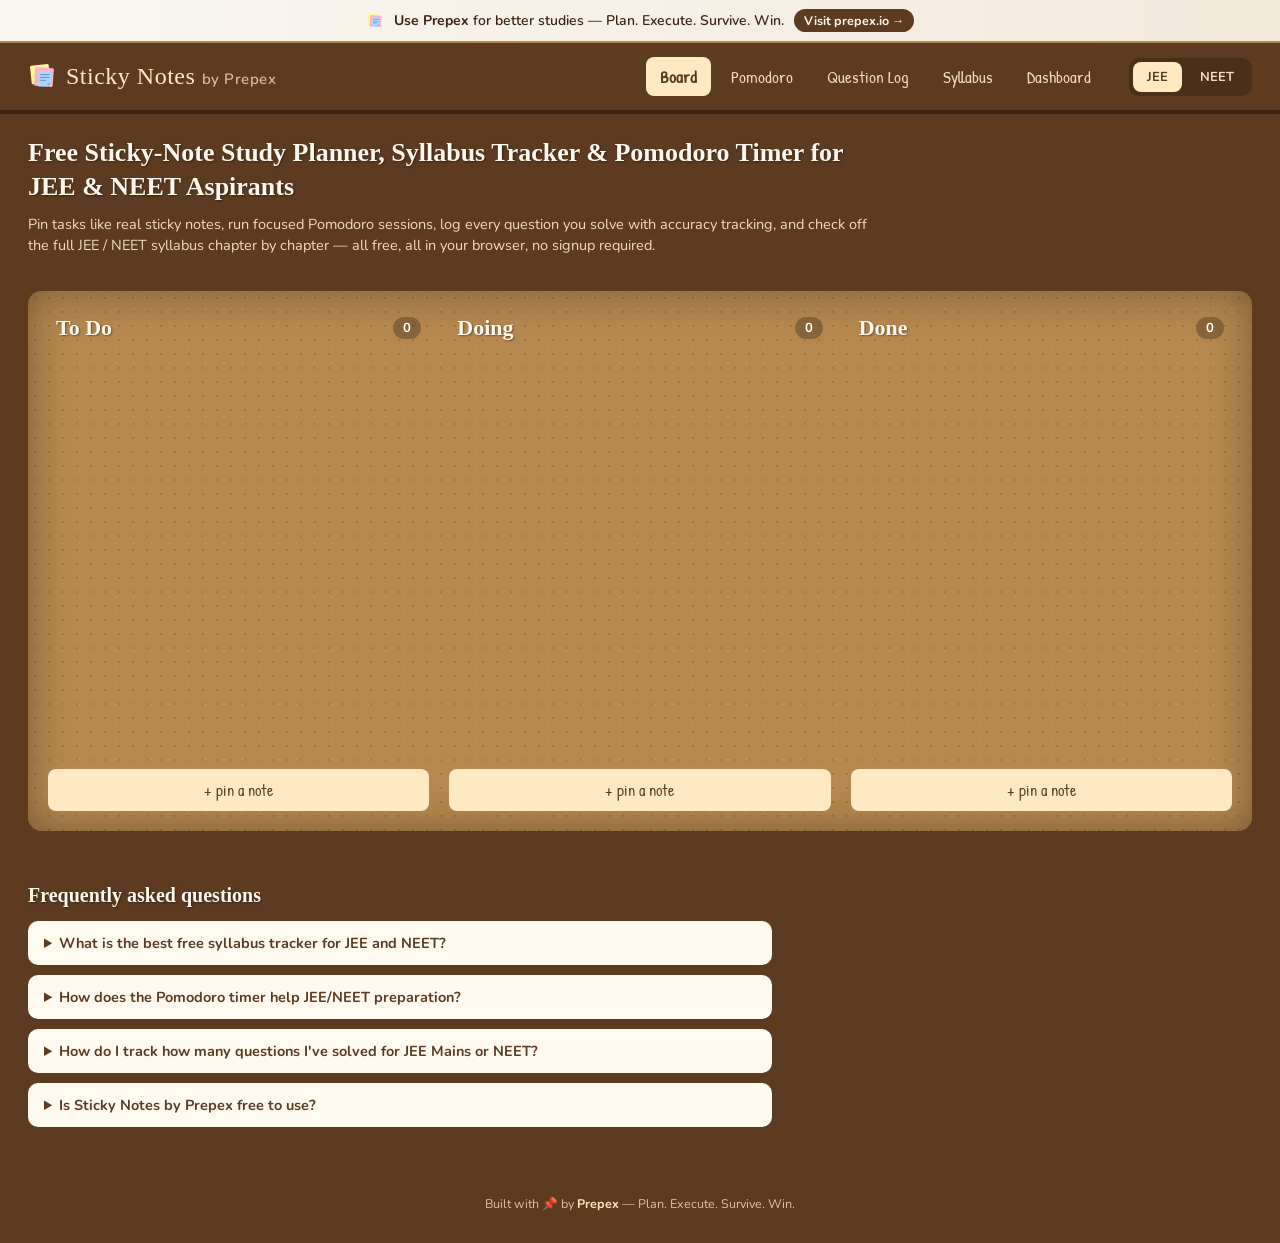
<file: index.html>
<!DOCTYPE html>
<html lang="en">
<head>
<meta charset="UTF-8">
<meta name="viewport" content="width=device-width, initial-scale=1.0">
<meta name="theme-color" content="#b6884f">
<title>Sticky Notes by Prepex — Free JEE & NEET Study Planner, Syllabus Tracker & Pomodoro Timer</title>
<meta name="description" content="Free sticky-note study planner for JEE & NEET aspirants: drag-and-drop task board, Pomodoro focus timer, question log with accuracy tracking, and a full JEE/NEET syllabus tracker. No signup needed.">
<meta name="keywords" content="JEE study planner, NEET study planner, JEE syllabus tracker, NEET syllabus tracker, pomodoro timer for JEE NEET, JEE NEET question log, free JEE preparation app, free NEET preparation app, JEE 2027 syllabus checklist, NEET 2027 syllabus checklist">
<link rel="canonical" href="https://stickynotes.prepex.io/">
<link rel="icon" type="image/svg+xml" href="logo.svg">
<link rel="manifest" href="manifest.webmanifest">

<!-- Open Graph -->
<meta property="og:type" content="website">
<meta property="og:site_name" content="Sticky Notes by Prepex">
<meta property="og:title" content="Sticky Notes by Prepex — Free JEE & NEET Study Planner, Syllabus Tracker & Pomodoro Timer">
<meta property="og:description" content="Drag-and-drop sticky-note task board, Pomodoro focus timer, question log with accuracy tracking, and a full JEE/NEET syllabus tracker — free, no signup.">
<meta property="og:url" content="https://stickynotes.prepex.io/">
<meta property="og:image" content="https://stickynotes.prepex.io/logo.svg">

<!-- Twitter -->
<meta name="twitter:card" content="summary">
<meta name="twitter:title" content="Sticky Notes by Prepex — Free JEE & NEET Study Planner">
<meta name="twitter:description" content="Sticky-note task board, Pomodoro timer, question log & syllabus tracker for JEE/NEET aspirants — free, no signup.">
<meta name="twitter:image" content="https://stickynotes.prepex.io/logo.svg">

<link rel="preconnect" href="https://fonts.googleapis.com">
<link rel="preconnect" href="https://fonts.gstatic.com" crossorigin>
<link rel="stylesheet" href="https://fonts.googleapis.com/css2?family=Caveat:wght@400;500;600;700&family=Nunito:wght@400;600;700;800&family=Patrick+Hand&family=Permanent+Marker&display=swap">
<link rel="stylesheet" href="styles.css">

<script type="application/ld+json">
{
  "@context": "https://schema.org",
  "@type": "WebApplication",
  "name": "Sticky Notes by Prepex",
  "url": "https://stickynotes.prepex.io/",
  "applicationCategory": "EducationalApplication",
  "operatingSystem": "Any (runs in browser)",
  "offers": { "@type": "Offer", "price": "0", "priceCurrency": "INR" },
  "description": "Free sticky-note study planner for JEE & NEET aspirants with a Pomodoro timer, question log, and syllabus tracker.",
  "publisher": { "@type": "Organization", "name": "Prepex", "url": "https://prepex.io" }
}
</script>
<script type="application/ld+json">
{
  "@context": "https://schema.org",
  "@type": "FAQPage",
  "mainEntity": [
    {
      "@type": "Question",
      "name": "What is the best free syllabus tracker for JEE and NEET?",
      "acceptedAnswer": { "@type": "Answer", "text": "Sticky Notes by Prepex is a free browser-based tracker that covers the full JEE (Physics, Chemistry, Mathematics) and NEET (Physics, Chemistry, Biology) syllabus, letting you mark each chapter as studied or revised and see live progress bars per subject." }
    },
    {
      "@type": "Question",
      "name": "How does the Pomodoro timer help JEE/NEET preparation?",
      "acceptedAnswer": { "@type": "Answer", "text": "The Pomodoro technique breaks study time into focused sessions (default 25 minutes) followed by short breaks. This built-in timer lets JEE/NEET aspirants tag each focus session with a subject and chapter, log a daily focus history, and avoid burnout during long revision days." }
    },
    {
      "@type": "Question",
      "name": "How do I track how many questions I've solved for JEE Mains or NEET?",
      "acceptedAnswer": { "@type": "Answer", "text": "Use the Question Log tab to record every question you attempt with its subject, chapter, difficulty, and result (correct, incorrect, or skipped). The Dashboard then automatically calculates your accuracy overall and per subject." }
    },
    {
      "@type": "Question",
      "name": "Is Sticky Notes by Prepex free to use?",
      "acceptedAnswer": { "@type": "Answer", "text": "Yes, it is completely free with no signup — all your data is stored locally in your browser. For a more complete, cloud-synced JEE/NEET preparation experience, check out Prepex." }
    }
  ]
}
</script>
</head>
<body>

<a class="promo-banner" href="https://prepex.io" target="_blank" rel="noopener" id="prepex-banner">
  <img src="logo.svg" alt="" class="promo-banner-icon" aria-hidden="true">
  <span><strong>Use Prepex</strong> for better studies — Plan. Execute. Survive. Win.</span>
  <span class="promo-banner-cta">Visit prepex.io →</span>
</a>

<div id="app">

  <header class="topbar">
    <div class="brand">
      <img src="logo.svg" alt="Sticky Notes by Prepex logo" class="brand-logo">
      <span class="brand-text">Sticky Notes <span class="brand-by">by Prepex</span></span>
    </div>
    <nav class="tabs" id="tabs">
      <button class="tab-btn active" data-tab="board">Board</button>
      <button class="tab-btn" data-tab="timer">Pomodoro</button>
      <button class="tab-btn" data-tab="qlog">Question Log</button>
      <button class="tab-btn" data-tab="syllabus">Syllabus</button>
      <button class="tab-btn" data-tab="stats">Dashboard</button>
    </nav>
    <div class="exam-toggle">
      <button class="exam-btn active" data-exam="JEE">JEE</button>
      <button class="exam-btn" data-exam="NEET">NEET</button>
    </div>
  </header>

  <section class="hero">
    <h1>Free Sticky-Note Study Planner, Syllabus Tracker &amp; Pomodoro Timer for JEE &amp; NEET Aspirants</h1>
    <p>Pin tasks like real sticky notes, run focused Pomodoro sessions, log every question you solve with accuracy tracking, and check off the full JEE / NEET syllabus chapter by chapter — all free, all in your browser, no signup required.</p>
  </section>

  <!-- BOARD -->
  <main id="view-board" class="view active">
    <div class="corkboard">
      <div class="column" data-status="todo">
        <div class="column-head"><h2>To Do</h2><span class="count" id="count-todo">0</span></div>
        <div class="notes-drop" data-status="todo"></div>
        <button class="add-note-btn" data-status="todo">+ pin a note</button>
      </div>
      <div class="column" data-status="doing">
        <div class="column-head"><h2>Doing</h2><span class="count" id="count-doing">0</span></div>
        <div class="notes-drop" data-status="doing"></div>
        <button class="add-note-btn" data-status="doing">+ pin a note</button>
      </div>
      <div class="column" data-status="done">
        <div class="column-head"><h2>Done</h2><span class="count" id="count-done">0</span></div>
        <div class="notes-drop" data-status="done"></div>
        <button class="add-note-btn" data-status="done">+ pin a note</button>
      </div>
    </div>
  </main>

  <!-- POMODORO TIMER -->
  <main id="view-timer" class="view">
    <div class="timer-wrap">
      <div class="timer-card">
        <div class="timer-mode-row" id="timer-mode-row">
          <button class="mode-btn active" data-mode="focus">Focus</button>
          <button class="mode-btn" data-mode="short">Short Break</button>
          <button class="mode-btn" data-mode="long">Long Break</button>
        </div>
        <div class="timer-ring">
          <svg viewBox="0 0 200 200" class="ring-svg">
            <circle cx="100" cy="100" r="90" class="ring-track"></circle>
            <circle cx="100" cy="100" r="90" class="ring-progress" id="ring-progress"></circle>
          </svg>
          <div class="timer-display" id="timer-display">25:00</div>
        </div>
        <div class="timer-subject-row">
          <select id="timer-subject"><option value="">No subject</option></select>
          <input id="timer-chapter" placeholder="chapter / topic (optional)">
        </div>
        <div class="timer-controls">
          <button id="timer-start-btn" class="primary-btn">Start</button>
          <button id="timer-reset-btn" class="ghost-btn">Reset</button>
        </div>
        <div class="timer-cycle-info">
          <span id="timer-cycle-count">0</span> focus sessions completed today &middot; round <span id="timer-round">1</span>/<span id="timer-round-total">4</span>
        </div>
      </div>

      <div class="panel timer-settings-panel">
        <h2 class="panel-title">Timer settings</h2>
        <div class="qform">
          <div class="field">
            <label>Focus (min)</label>
            <input id="setting-focus" type="number" min="1" max="120" value="25">
          </div>
          <div class="field">
            <label>Short break (min)</label>
            <input id="setting-short" type="number" min="1" max="60" value="5">
          </div>
          <div class="field">
            <label>Long break (min)</label>
            <input id="setting-long" type="number" min="1" max="90" value="15">
          </div>
          <div class="field">
            <label>Rounds before long break</label>
            <input id="setting-rounds" type="number" min="1" max="12" value="4">
          </div>
        </div>
      </div>

      <div class="panel">
        <h2 class="panel-title">Today's focus sessions</h2>
        <div class="table-wrap">
          <table id="focus-table">
            <thead><tr><th>Time</th><th>Subject</th><th>Chapter</th><th>Duration</th></tr></thead>
            <tbody id="focus-table-body"></tbody>
          </table>
          <p id="focus-table-empty" class="empty-msg">No focus sessions logged today yet.</p>
        </div>
      </div>
    </div>
  </main>

  <!-- QUESTION LOG -->
  <main id="view-qlog" class="view">
    <div class="panel">
      <h2 class="panel-title">Log a question</h2>
      <form id="qform" class="qform">
        <div class="field">
          <label>Subject</label>
          <select id="q-subject" required></select>
        </div>
        <div class="field">
          <label>Chapter / Topic</label>
          <input id="q-chapter" list="chapter-list" placeholder="e.g. Rotational Motion" required>
          <datalist id="chapter-list"></datalist>
        </div>
        <div class="field">
          <label>Result</label>
          <select id="q-result" required>
            <option value="correct">Correct</option>
            <option value="incorrect">Incorrect</option>
            <option value="skipped">Skipped</option>
          </select>
        </div>
        <div class="field">
          <label>Difficulty</label>
          <select id="q-difficulty" required>
            <option value="easy">Easy</option>
            <option value="medium" selected>Medium</option>
            <option value="hard">Hard</option>
          </select>
        </div>
        <div class="field">
          <label>Source</label>
          <input id="q-source" placeholder="e.g. PYQ 2023, Allen module">
        </div>
        <div class="field">
          <label>Time taken (min)</label>
          <input id="q-time" type="number" min="0" step="1" placeholder="optional">
        </div>
        <div class="field">
          <label>Date</label>
          <input id="q-date" type="date" required>
        </div>
        <div class="field field-wide">
          <label>Notes</label>
          <input id="q-notes" placeholder="mistake reason, concept to revise, etc.">
        </div>
        <button type="submit" class="primary-btn">Log question</button>
      </form>
    </div>

    <div class="panel">
      <div class="panel-title-row">
        <h2 class="panel-title">Log history</h2>
        <div class="filters">
          <select id="filter-subject"><option value="all">All subjects</option></select>
          <select id="filter-result">
            <option value="all">All results</option>
            <option value="correct">Correct</option>
            <option value="incorrect">Incorrect</option>
            <option value="skipped">Skipped</option>
          </select>
          <button id="clear-log-btn" class="ghost-btn">Clear all</button>
        </div>
      </div>
      <div class="table-wrap">
        <table id="qtable">
          <thead>
            <tr><th>Date</th><th>Subject</th><th>Chapter</th><th>Result</th><th>Difficulty</th><th>Time</th><th>Source</th><th>Notes</th><th></th></tr>
          </thead>
          <tbody id="qtable-body"></tbody>
        </table>
        <p id="qtable-empty" class="empty-msg">No questions logged yet — add your first one above.</p>
      </div>
    </div>
  </main>

  <!-- SYLLABUS -->
  <main id="view-syllabus" class="view">
    <div id="syllabus-subjects"></div>
  </main>

  <!-- STATS -->
  <main id="view-stats" class="view">
    <div class="stat-cards" id="stat-cards"></div>
    <div class="panel">
      <h2 class="panel-title">Accuracy by subject</h2>
      <div id="subject-accuracy"></div>
    </div>
    <div class="panel">
      <h2 class="panel-title">Syllabus progress</h2>
      <div id="syllabus-progress-summary"></div>
    </div>
  </main>

  <section class="faq-section">
    <h2>Frequently asked questions</h2>
    <details>
      <summary>What is the best free syllabus tracker for JEE and NEET?</summary>
      <p>Sticky Notes by Prepex is a free browser-based tracker that covers the full JEE (Physics, Chemistry, Mathematics) and NEET (Physics, Chemistry, Biology) syllabus, letting you mark each chapter as studied or revised and see live progress bars per subject.</p>
    </details>
    <details>
      <summary>How does the Pomodoro timer help JEE/NEET preparation?</summary>
      <p>The Pomodoro technique breaks study time into focused sessions (default 25 minutes) followed by short breaks. This built-in timer lets you tag each focus session with a subject and chapter, log a daily focus history, and avoid burnout during long revision days.</p>
    </details>
    <details>
      <summary>How do I track how many questions I've solved for JEE Mains or NEET?</summary>
      <p>Use the Question Log tab to record every question you attempt with its subject, chapter, difficulty, and result (correct, incorrect, or skipped). The Dashboard then automatically calculates your accuracy overall and per subject.</p>
    </details>
    <details>
      <summary>Is Sticky Notes by Prepex free to use?</summary>
      <p>Yes — completely free, with no signup. All your data is stored locally in your browser. For a more complete, cloud-synced JEE/NEET preparation experience, check out <a href="https://prepex.io" target="_blank" rel="noopener" class="faq-prepex-link">Prepex</a>.</p>
    </details>
  </section>

  <footer class="site-footer">
    <p>Built with 📌 by <a href="https://prepex.io" target="_blank" rel="noopener">Prepex</a> — Plan. Execute. Survive. Win.</p>
  </footer>

</div>

<!-- Note editor modal -->
<div id="note-modal" class="modal-overlay hidden">
  <div class="modal">
    <textarea id="note-text" maxlength="220" placeholder="Write on the sticky note..."></textarea>
    <div class="color-row" id="note-colors">
      <button data-color="yellow" class="color-swatch yellow"></button>
      <button data-color="pink" class="color-swatch pink"></button>
      <button data-color="blue" class="color-swatch blue"></button>
      <button data-color="green" class="color-swatch green"></button>
      <button data-color="orange" class="color-swatch orange"></button>
    </div>
    <div class="modal-actions">
      <button id="note-delete-btn" class="ghost-btn danger">Delete</button>
      <div>
        <button id="note-cancel-btn" class="ghost-btn">Cancel</button>
        <button id="note-save-btn" class="primary-btn">Save</button>
      </div>
    </div>
  </div>
</div>

<script src="syllabus-data.js"></script>
<script src="app.js"></script>
</body>
</html>
</file>
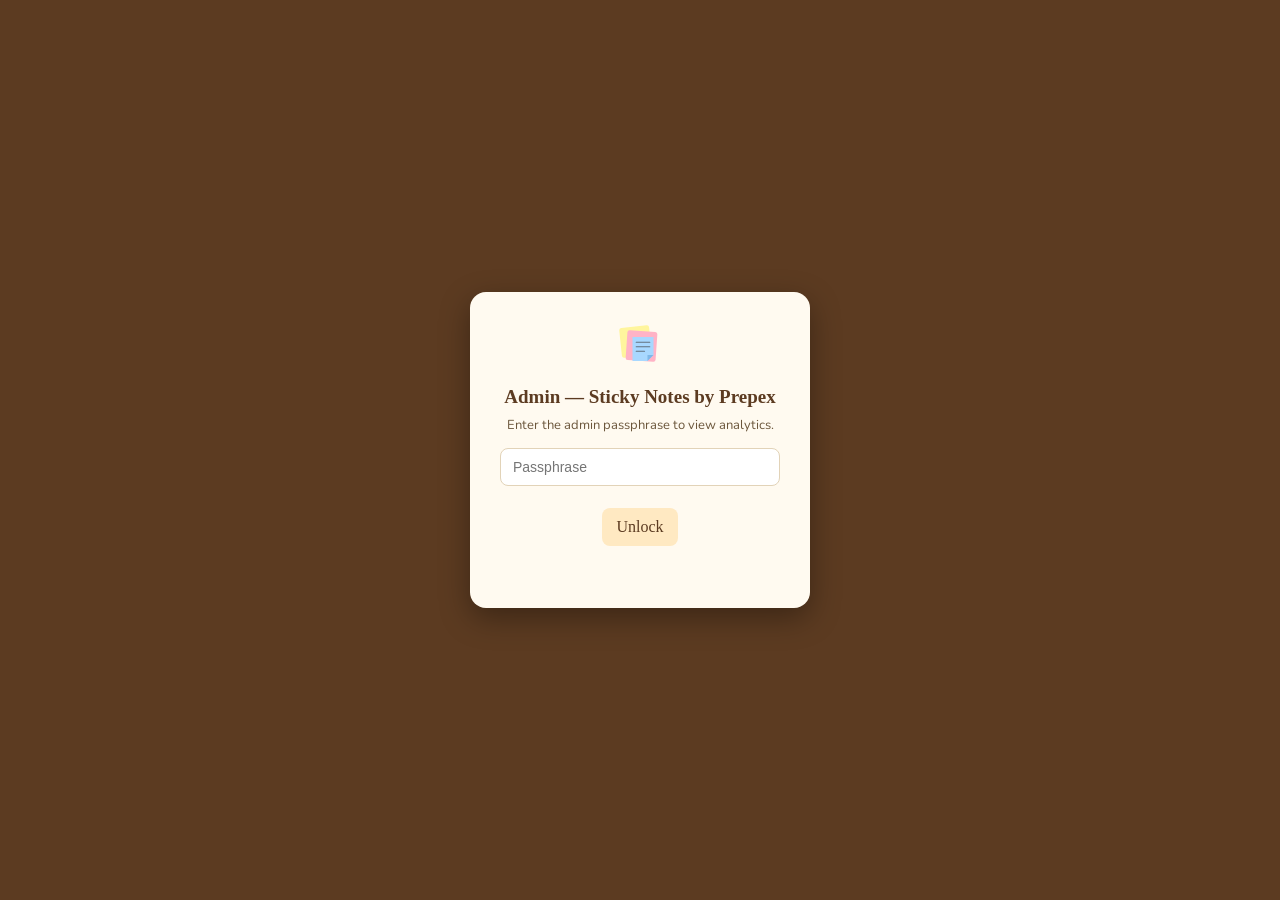
<file: admin/index.html>
<!DOCTYPE html>
<html lang="en">
<head>
<meta charset="UTF-8">
<meta name="viewport" content="width=device-width, initial-scale=1.0">
<meta name="theme-color" content="#b6884f">
<meta name="robots" content="noindex, nofollow">
<title>Admin — Sticky Notes by Prepex</title>
<link rel="icon" type="image/svg+xml" href="../logo.svg">
<link rel="preconnect" href="https://fonts.googleapis.com">
<link rel="preconnect" href="https://fonts.gstatic.com" crossorigin>
<link rel="stylesheet" href="https://fonts.googleapis.com/css2?family=Nunito:wght@400;600;700;800&family=Permanent+Marker&display=swap">
<link rel="stylesheet" href="../styles.css">
<link rel="stylesheet" href="admin.css">
</head>
<body class="admin-body">

<div id="gate" class="admin-gate">
  <div class="admin-gate-card">
    <img src="../logo.svg" alt="" class="admin-gate-logo">
    <h1>Admin — Sticky Notes by Prepex</h1>
    <p>Enter the admin passphrase to view analytics.</p>
    <input id="passphrase" type="password" placeholder="Passphrase" autocomplete="off">
    <button id="unlock-btn" class="primary-btn">Unlock</button>
    <p id="gate-error" class="admin-error"></p>
  </div>
</div>

<main id="dashboard" class="admin-dashboard hidden">
  <header class="admin-header">
    <div class="brand"><img src="../logo.svg" class="brand-logo" alt=""><span class="brand-text">Sticky Notes <span class="brand-by">Admin</span></span></div>
    <button id="refresh-btn" class="ghost-btn">Refresh</button>
  </header>

  <div class="stat-cards" id="admin-stat-cards"></div>

  <div class="panel">
    <h2 class="panel-title">Page views — last 7 days</h2>
    <div id="views-chart" class="bar-chart"></div>
  </div>
</main>

<script src="admin.js"></script>
</body>
</html>
</file>
<file: styles.css>
:root {
  --cork: #b6884f;
  --cork-dark: #9c6f3c;
  --wood: #5c3b21;
  --ink: #2b2118;
  --yellow: #fff59d;
  --pink: #ffb3c6;
  --blue: #a8d8ff;
  --green: #baf2b0;
  --orange: #ffcc99;
  --paper-shadow: rgba(0,0,0,0.25);
}

* { box-sizing: border-box; }

body {
  margin: 0;
  font-family: 'Nunito', sans-serif;
  color: var(--ink);
  background: var(--wood);
}

#app { min-height: 100vh; display: flex; flex-direction: column; }

/* Prepex promo banner */
.promo-banner {
  display: flex;
  align-items: center;
  justify-content: center;
  gap: 10px;
  flex-wrap: wrap;
  text-align: center;
  background: linear-gradient(90deg, #faf7f2, #f2e9da);
  color: #3d2513;
  text-decoration: none;
  padding: 9px 16px;
  font-family: 'Nunito', sans-serif;
  font-size: 14px;
  font-weight: 600;
  border-bottom: 2px solid #b6884f;
  position: sticky;
  top: 0;
  z-index: 60;
}
.promo-banner:hover { background: linear-gradient(90deg, #fff, #f7efdf); }
.promo-banner-icon { width: 18px; height: 18px; }
.promo-banner-cta {
  background: #5c3b21;
  color: #fff8ec;
  padding: 3px 10px;
  border-radius: 999px;
  font-size: 12.5px;
  font-weight: 700;
}

.brand-logo { width: 30px; height: 30px; }
.brand-by { font-size: 15px; opacity: 0.75; font-family: 'Nunito', sans-serif; font-weight: 600; }

/* Hero */
.hero { padding: 22px 28px 6px; max-width: 900px; }
.hero h1 {
  font-family: 'Permanent Marker', cursive;
  color: #fff8ec;
  font-size: 26px;
  line-height: 1.3;
  margin: 0 0 10px;
  text-shadow: 1px 1px 2px rgba(0,0,0,0.4);
}
.hero p { color: #f0dcc0; font-size: 14.5px; line-height: 1.5; margin: 0; }

/* FAQ */
.faq-section { padding: 8px 28px 28px; max-width: 800px; }
.faq-section h2 {
  font-family: 'Permanent Marker', cursive;
  color: #fff8ec;
  text-shadow: 1px 1px 2px rgba(0,0,0,0.4);
  font-size: 20px;
  margin-bottom: 14px;
}
.faq-section details {
  background: #fffaf0;
  border-radius: 10px;
  padding: 12px 16px;
  margin-bottom: 10px;
}
.faq-section summary {
  font-weight: 700;
  color: var(--wood);
  cursor: pointer;
  font-size: 14.5px;
}
.faq-section p { font-size: 13.5px; color: #4a3a26; margin: 10px 0 0; line-height: 1.5; }
.faq-prepex-link { color: #9c6f3c; font-weight: 700; }

.site-footer { text-align: center; padding: 18px; font-size: 12.5px; color: #d8c4a4; }
.site-footer a { color: #ffe9c2; font-weight: 700; text-decoration: none; }

/* Topbar */
.topbar {
  display: flex;
  align-items: center;
  gap: 24px;
  padding: 14px 28px;
  background: var(--wood);
  border-bottom: 4px solid #3d2513;
  flex-wrap: wrap;
}
.brand { display: flex; align-items: center; gap: 8px; margin-right: auto; }
.brand-note { font-size: 26px; }
.brand-text {
  font-family: 'Permanent Marker', cursive;
  font-size: 24px;
  color: #ffe9c2;
  letter-spacing: 0.5px;
}
.tabs { display: flex; gap: 6px; }
.tab-btn {
  font-family: 'Patrick Hand', cursive;
  font-size: 17px;
  background: transparent;
  border: none;
  color: #f0dcc0;
  padding: 8px 14px;
  border-radius: 8px;
  cursor: pointer;
}
.tab-btn:hover { background: rgba(255,255,255,0.08); }
.tab-btn.active { background: #ffe9c2; color: var(--wood); font-weight: 700; }

.exam-toggle { display: flex; gap: 4px; background: rgba(0,0,0,0.2); padding: 4px; border-radius: 10px; }
.exam-btn {
  font-family: 'Nunito', sans-serif;
  font-weight: 700;
  border: none;
  background: transparent;
  color: #f0dcc0;
  padding: 6px 14px;
  border-radius: 8px;
  cursor: pointer;
  font-size: 13px;
}
.exam-btn.active { background: #ffe9c2; color: var(--wood); }

/* Views */
.view { display: none; flex: 1; padding: 28px; }
.view.active { display: block; }

/* Corkboard */
.corkboard {
  background-color: var(--cork);
  background-image:
    radial-gradient(rgba(0,0,0,0.12) 1px, transparent 1.5px),
    radial-gradient(rgba(255,255,255,0.06) 1px, transparent 1.5px);
  background-size: 14px 14px, 18px 18px;
  background-position: 0 0, 7px 9px;
  border-radius: 14px;
  padding: 20px;
  display: grid;
  grid-template-columns: repeat(3, 1fr);
  gap: 20px;
  min-height: 60vh;
  box-shadow: inset 0 0 40px rgba(0,0,0,0.35);
}
.column { display: flex; flex-direction: column; min-height: 100%; }
.column-head {
  display: flex;
  align-items: center;
  justify-content: space-between;
  margin-bottom: 12px;
  padding: 4px 8px;
}
.column-head h2 {
  font-family: 'Permanent Marker', cursive;
  color: #fff8ec;
  text-shadow: 1px 1px 2px rgba(0,0,0,0.4);
  font-size: 22px;
  margin: 0;
}
.count {
  background: rgba(0,0,0,0.25);
  color: #fff;
  border-radius: 999px;
  padding: 2px 10px;
  font-size: 13px;
  font-weight: 700;
}
.notes-drop {
  flex: 1;
  display: flex;
  flex-direction: column;
  gap: 16px;
  min-height: 120px;
  padding-bottom: 8px;
}
.notes-drop.drag-over { background: rgba(255,255,255,0.08); border-radius: 10px; }

.sticky-note {
  font-family: 'Caveat', cursive;
  font-size: 20px;
  line-height: 1.3;
  padding: 16px 14px 30px;
  border-radius: 2px;
  box-shadow: 3px 6px 10px var(--paper-shadow);
  cursor: grab;
  position: relative;
  transform: rotate(var(--tilt, -1.5deg));
  transition: transform 0.15s ease;
  min-height: 90px;
  word-wrap: break-word;
  white-space: pre-wrap;
}
.sticky-note:hover { transform: rotate(0deg) scale(1.02); }
.sticky-note.dragging { opacity: 0.4; }
.sticky-note::before {
  content: "";
  position: absolute;
  top: -8px;
  left: 50%;
  transform: translateX(-50%);
  width: 22px;
  height: 14px;
  background: rgba(255,255,255,0.55);
  border: 1px solid rgba(0,0,0,0.05);
}
.sticky-note.yellow { background: var(--yellow); }
.sticky-note.pink { background: var(--pink); }
.sticky-note.blue { background: var(--blue); }
.sticky-note.green { background: var(--green); }
.sticky-note.orange { background: var(--orange); }

.add-note-btn, .primary-btn {
  font-family: 'Patrick Hand', cursive;
  font-size: 16px;
  background: #ffe9c2;
  color: var(--wood);
  border: none;
  padding: 10px 14px;
  border-radius: 8px;
  cursor: pointer;
  margin-top: 10px;
}
.add-note-btn:hover, .primary-btn:hover { background: #fff2d9; }

.ghost-btn {
  font-family: 'Nunito', sans-serif;
  background: transparent;
  border: 1.5px solid var(--cork-dark);
  color: var(--cork-dark);
  padding: 7px 12px;
  border-radius: 8px;
  cursor: pointer;
  font-size: 13px;
  font-weight: 700;
}
.ghost-btn.danger { border-color: #c0392b; color: #c0392b; }
.ghost-btn:hover { background: rgba(0,0,0,0.05); }

/* Panels (question log, dashboard) */
.panel {
  background: #fffaf0;
  border-radius: 14px;
  padding: 20px 22px;
  margin-bottom: 22px;
  box-shadow: 0 4px 14px rgba(0,0,0,0.15);
}
.panel-title {
  font-family: 'Permanent Marker', cursive;
  color: var(--wood);
  font-size: 20px;
  margin: 0 0 14px;
}
.panel-title-row { display: flex; align-items: center; justify-content: space-between; flex-wrap: wrap; gap: 10px; }

.qform {
  display: grid;
  grid-template-columns: repeat(4, 1fr);
  gap: 14px;
}
.field { display: flex; flex-direction: column; gap: 4px; }
.field-wide { grid-column: span 2; }
.field label { font-size: 12px; font-weight: 700; color: #6b563b; text-transform: uppercase; letter-spacing: 0.4px; }
.field input, .field select {
  font-family: 'Nunito', sans-serif;
  padding: 8px 10px;
  border: 1.5px solid #e2d3b8;
  border-radius: 8px;
  font-size: 14px;
  background: #fff;
}
.qform .primary-btn { grid-column: 1 / -1; justify-self: start; }

.filters { display: flex; gap: 8px; align-items: center; }
.filters select {
  padding: 6px 8px;
  border-radius: 8px;
  border: 1.5px solid #e2d3b8;
  font-size: 13px;
}

.table-wrap { overflow-x: auto; }
table { width: 100%; border-collapse: collapse; font-size: 13.5px; }
th, td { text-align: left; padding: 8px 10px; border-bottom: 1px solid #eee0c8; white-space: nowrap; }
th { color: #6b563b; text-transform: uppercase; font-size: 11px; letter-spacing: 0.4px; }
td.notes-cell { white-space: normal; max-width: 220px; }
.badge { padding: 2px 8px; border-radius: 999px; font-size: 12px; font-weight: 700; }
.badge.correct { background: #d9f5d0; color: #2c7a2c; }
.badge.incorrect { background: #fbd6d6; color: #a52727; }
.badge.skipped { background: #f0e6cf; color: #8a6d33; }
.row-delete { background: none; border: none; cursor: pointer; color: #b06; font-size: 15px; }
.empty-msg { color: #8a7c63; font-style: italic; padding: 14px 4px; }

/* Syllabus */
.subject-block { margin-bottom: 24px; }
.subject-head { display: flex; align-items: center; gap: 14px; margin-bottom: 10px; }
.subject-head h3 { font-family: 'Permanent Marker', cursive; color: #fff8ec; text-shadow: 1px 1px 2px rgba(0,0,0,0.4); margin: 0; font-size: 19px; min-width: 130px; }
.progress-bar-outer {
  flex: 1;
  height: 12px;
  background: #e6d6b8;
  border-radius: 999px;
  overflow: hidden;
}
.progress-bar-inner { height: 100%; background: linear-gradient(90deg, #8fd18a, #5cb85c); }
.progress-pct { font-weight: 800; color: #fff8ec; text-shadow: 1px 1px 2px rgba(0,0,0,0.4); font-size: 13px; min-width: 42px; text-align: right; }

.chapter-list { display: flex; flex-direction: column; gap: 6px; }
.chapter-row {
  display: flex;
  align-items: center;
  gap: 12px;
  background: #fffaf0;
  padding: 8px 12px;
  border-radius: 8px;
  box-shadow: 0 1px 4px rgba(0,0,0,0.08);
}
.chapter-name { flex: 1; font-size: 14px; }
.chapter-name.studied { }
.chapter-toggle { display: flex; gap: 6px; }
.chapter-toggle label { font-size: 12px; display: flex; align-items: center; gap: 4px; color: #6b563b; cursor: pointer; }

/* Dashboard */
.stat-cards { display: grid; grid-template-columns: repeat(4, 1fr); gap: 16px; margin-bottom: 22px; }
.stat-card {
  background: #fffaf0;
  border-radius: 14px;
  padding: 18px;
  box-shadow: 0 4px 14px rgba(0,0,0,0.15);
  text-align: center;
}
.stat-card .value { font-family: 'Permanent Marker', cursive; font-size: 30px; color: var(--wood); }
.stat-card .label { font-size: 12px; color: #6b563b; text-transform: uppercase; letter-spacing: 0.4px; margin-top: 4px; }
.subject-acc-row { display: flex; align-items: center; gap: 12px; margin-bottom: 10px; }
.subject-acc-row .name { width: 110px; font-weight: 700; color: var(--wood); font-size: 14px; }

/* Modal */
.modal-overlay {
  position: fixed; inset: 0; background: rgba(0,0,0,0.45);
  display: flex; align-items: center; justify-content: center; z-index: 50;
}
.modal-overlay.hidden { display: none; }
.modal {
  background: var(--yellow);
  width: 320px;
  padding: 18px;
  border-radius: 4px;
  box-shadow: 0 10px 30px rgba(0,0,0,0.4);
}
.modal textarea {
  width: 100%;
  height: 120px;
  font-family: 'Caveat', cursive;
  font-size: 20px;
  border: none;
  background: transparent;
  resize: none;
  outline: none;
}
.color-row { display: flex; gap: 8px; margin: 10px 0; }
.color-swatch { width: 24px; height: 24px; border-radius: 50%; border: 2px solid rgba(0,0,0,0.25); cursor: pointer; }
.color-swatch.selected { border-color: var(--wood); border-width: 3px; }
.color-swatch.yellow { background: var(--yellow); }
.color-swatch.pink { background: var(--pink); }
.color-swatch.blue { background: var(--blue); }
.color-swatch.green { background: var(--green); }
.color-swatch.orange { background: var(--orange); }
.modal-actions { display: flex; justify-content: space-between; align-items: center; margin-top: 8px; }

/* Pomodoro timer */
.timer-wrap { display: flex; flex-direction: column; gap: 22px; max-width: 640px; margin: 0 auto; }
.timer-card {
  background: #fffaf0;
  border-radius: 18px;
  padding: 26px;
  box-shadow: 0 6px 20px rgba(0,0,0,0.18);
  text-align: center;
}
.timer-mode-row { display: flex; justify-content: center; gap: 8px; margin-bottom: 20px; }
.mode-btn {
  font-family: 'Patrick Hand', cursive;
  font-size: 15px;
  background: #f0e6cf;
  color: var(--wood);
  border: none;
  padding: 8px 14px;
  border-radius: 999px;
  cursor: pointer;
}
.mode-btn.active { background: var(--wood); color: #fff8ec; }

.timer-ring { position: relative; width: 220px; height: 220px; margin: 0 auto 18px; }
.ring-svg { width: 100%; height: 100%; transform: rotate(-90deg); }
.ring-track { fill: none; stroke: #eee0c8; stroke-width: 12; }
.ring-progress {
  fill: none;
  stroke: #5cb85c;
  stroke-width: 12;
  stroke-linecap: round;
  stroke-dasharray: 565.48;
  stroke-dashoffset: 0;
  transition: stroke-dashoffset 0.3s linear, stroke 0.3s ease;
}
.ring-progress.mode-short, .ring-progress.mode-long { stroke: #4aa3d8; }
.timer-display {
  position: absolute; inset: 0;
  display: flex; align-items: center; justify-content: center;
  font-family: 'Permanent Marker', cursive;
  font-size: 44px;
  color: var(--wood);
}
.timer-subject-row { display: flex; gap: 10px; margin-bottom: 16px; }
.timer-subject-row select, .timer-subject-row input {
  flex: 1;
  padding: 8px 10px;
  border: 1.5px solid #e2d3b8;
  border-radius: 8px;
  font-size: 14px;
  font-family: 'Nunito', sans-serif;
}
.timer-controls { display: flex; justify-content: center; gap: 12px; margin-bottom: 14px; }
.timer-controls .primary-btn { min-width: 110px; }
.timer-cycle-info { font-size: 13px; color: #6b563b; }
.timer-settings-panel .qform { grid-template-columns: repeat(4, 1fr); }

@media (max-width: 900px) {
  .corkboard { grid-template-columns: 1fr; }
  .qform { grid-template-columns: 1fr 1fr; }
  .stat-cards { grid-template-columns: 1fr 1fr; }
}
</file>
<file: admin/admin.css>
body.admin-body { background: var(--wood, #5c3b21); margin: 0; font-family: 'Nunito', sans-serif; }
.hidden { display: none !important; }

.admin-gate { min-height: 100vh; display: flex; align-items: center; justify-content: center; padding: 20px; }
.admin-gate-card {
  background: #fffaf0;
  border-radius: 16px;
  padding: 30px;
  max-width: 340px;
  width: 100%;
  text-align: center;
  box-shadow: 0 10px 30px rgba(0,0,0,0.35);
}
.admin-gate-logo { width: 48px; height: 48px; margin-bottom: 10px; }
.admin-gate-card h1 { font-family: 'Permanent Marker', cursive; font-size: 19px; color: #5c3b21; margin: 0 0 8px; }
.admin-gate-card p { font-size: 13px; color: #6b563b; margin: 0 0 14px; }
.admin-gate-card input {
  width: 100%;
  padding: 10px 12px;
  border-radius: 8px;
  border: 1.5px solid #e2d3b8;
  font-size: 14px;
  margin-bottom: 12px;
  box-sizing: border-box;
}
.admin-error { color: #c0392b; font-weight: 700; min-height: 18px; }

.admin-dashboard { padding: 28px; max-width: 900px; margin: 0 auto; }
.admin-header { display: flex; align-items: center; justify-content: space-between; margin-bottom: 20px; }
.admin-header .brand { display: flex; align-items: center; gap: 8px; }
.admin-header .brand-text { font-family: 'Permanent Marker', cursive; color: #ffe9c2; font-size: 20px; }
.admin-header .brand-by { font-size: 13px; opacity: 0.75; font-family: 'Nunito', sans-serif; }

.bar-chart { display: flex; align-items: flex-end; gap: 10px; height: 160px; padding-top: 10px; }
.bar-chart-col { flex: 1; display: flex; flex-direction: column; align-items: center; gap: 6px; height: 100%; justify-content: flex-end; }
.bar-chart-bar { width: 100%; background: linear-gradient(180deg, #8fd18a, #5cb85c); border-radius: 4px 4px 0 0; min-height: 2px; }
.bar-chart-count { font-size: 12px; font-weight: 800; color: #5c3b21; }
.bar-chart-label { font-size: 10.5px; color: #8a7c63; }
</file>
